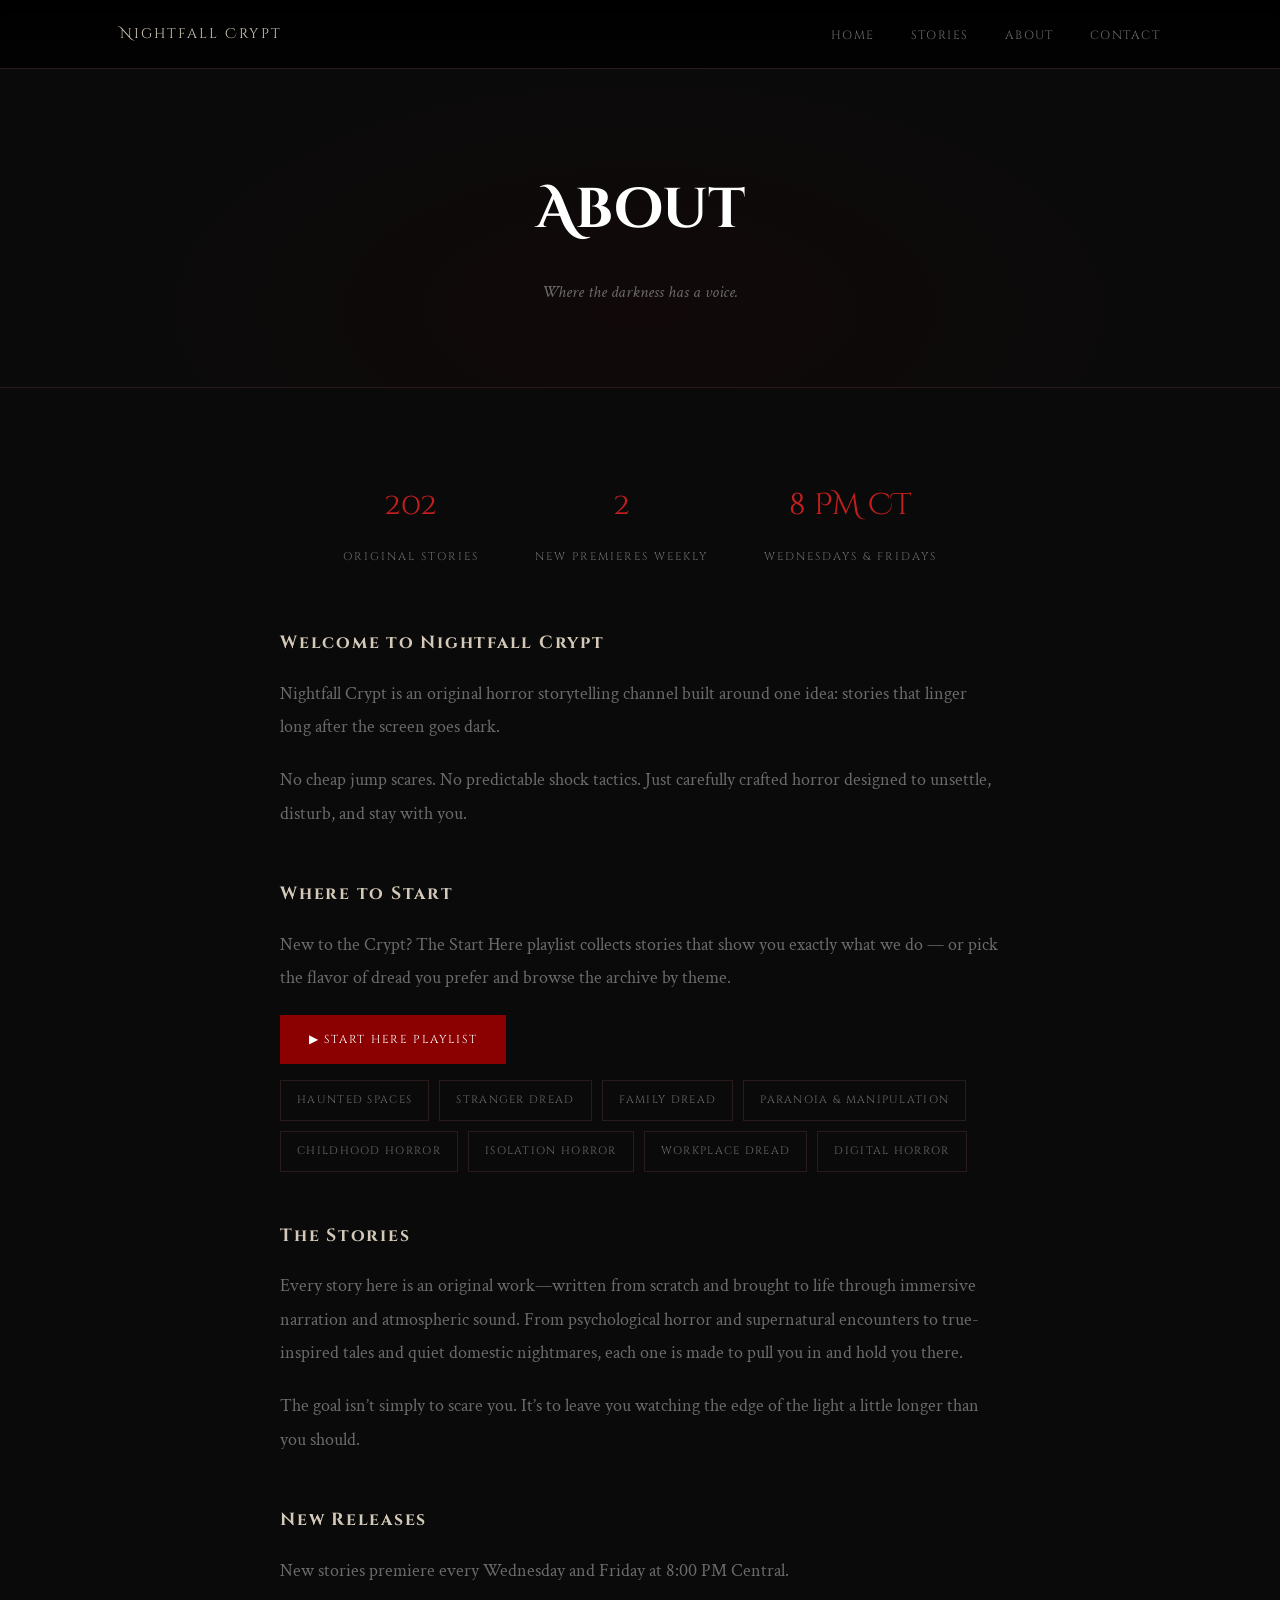
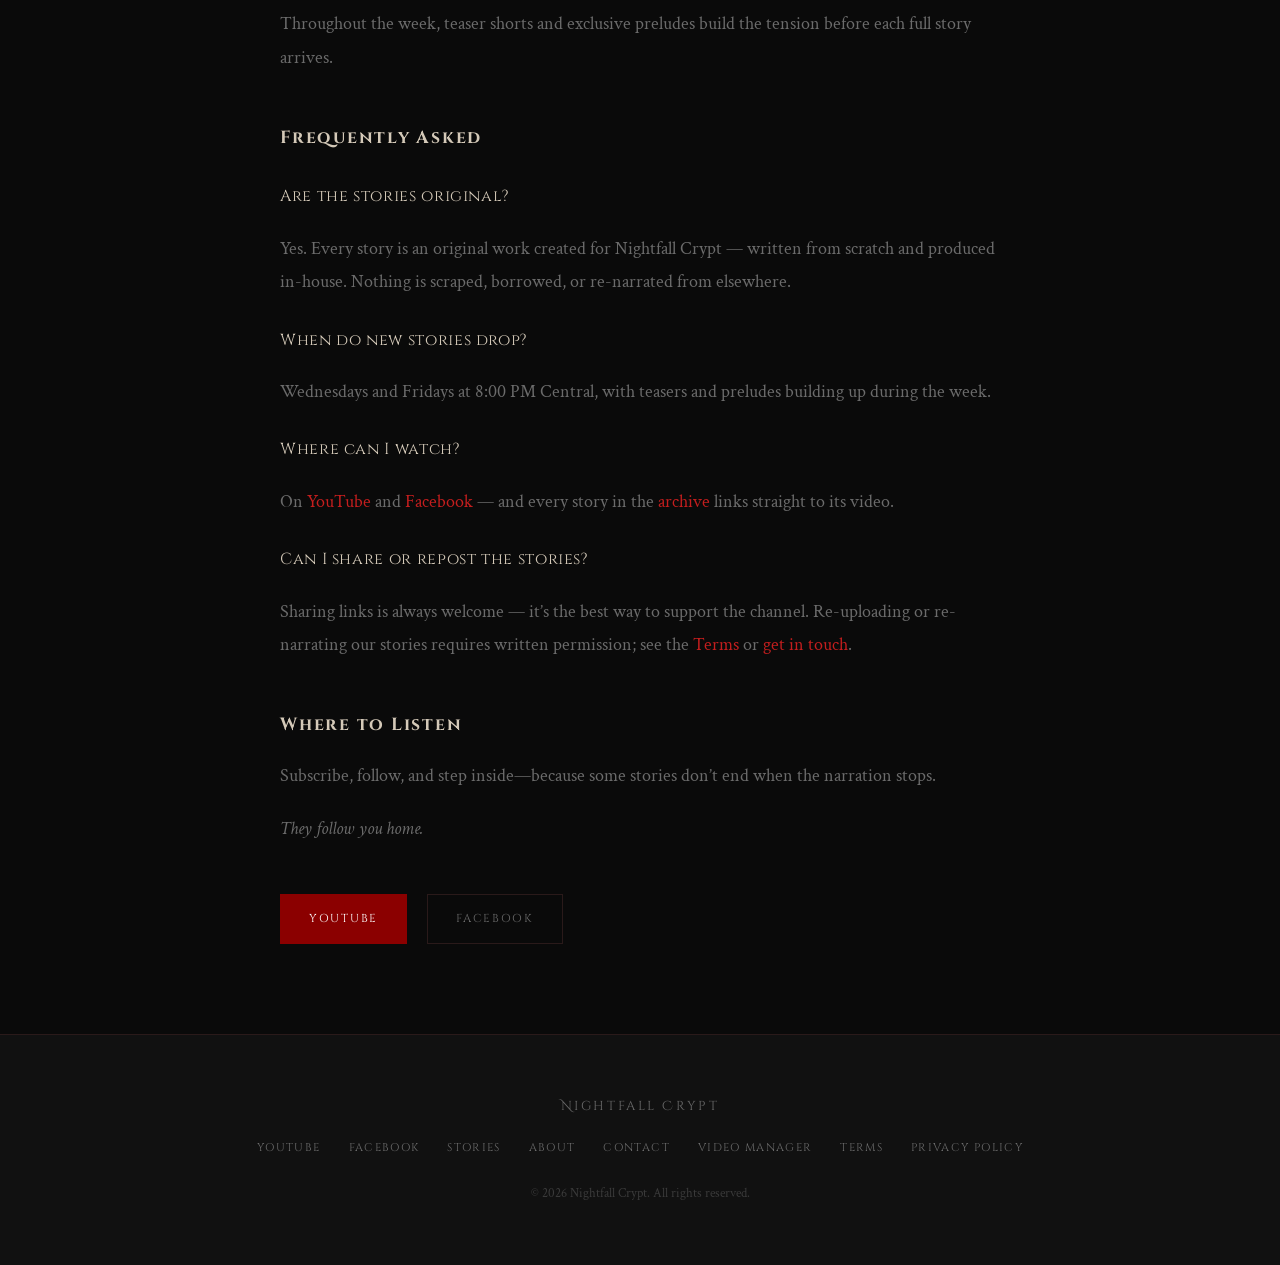
<file: about.html>
<!DOCTYPE html>
<html lang="en">
<head>
  <meta charset="utf-8"/>
  <meta content="width=device-width, initial-scale=1.0" name="viewport"/>
  <title>About — Nightfall Crypt</title>
  <meta name="description" content="Nightfall Crypt is an original horror storytelling channel — 175+ original stories and counting, with new premieres every Wednesday and Friday at 8 PM Central."/>
  <link rel="canonical" href="https://nightfallcrypt.com/about"/>
  <meta property="og:type" content="website"/>
  <meta property="og:site_name" content="Nightfall Crypt"/>
  <meta property="og:title" content="About — Nightfall Crypt"/>
  <meta property="og:description" content="Original horror storytelling — 175+ stories and counting, new premieres every Wednesday and Friday at 8 PM Central."/>
  <meta property="og:url" content="https://nightfallcrypt.com/about"/>
  <meta property="og:image" content="https://nightfallcrypt.com/images/og-image.jpg"/>
  <meta name="twitter:card" content="summary_large_image"/>
  <link href="images/favicon.png" rel="icon" type="image/png"/>
  <link href="images/apple-touch-icon.png" rel="apple-touch-icon"/>
  <link href="styles.css?v=6" rel="stylesheet"/>
  <script src="site.js?v=6" defer></script>
</head>
<body>
  <nav class="nav">
    <div class="nav-inner">
      <a class="nav-logo" href="/">Nightfall Crypt</a>
      <button class="nav-toggle" aria-label="Menu" aria-expanded="false">☰</button>
      <ul class="nav-links">
        <li><a href="/">Home</a></li>
        <li><a href="/stories">Stories</a></li>
        <li><a href="/about">About</a></li>
        <li><a href="/contact">Contact</a></li>
      </ul>
    </div>
  </nav>
  <div class="page-header">
    <h1>About</h1>
    <p>Where the darkness has a voice.</p>
  </div>
  <section class="section">
    <div class="container">
      <div class="stats-row">
        <div class="stat"><span class="stat-num" id="about-story-count">202</span><span class="stat-label">Original Stories</span></div>
        <div class="stat"><span class="stat-num">2</span><span class="stat-label">New Premieres Weekly</span></div>
        <div class="stat"><span class="stat-num">8 PM CT</span><span class="stat-label">Wednesdays &amp; Fridays</span></div>
      </div>
      <div class="about-body">
        <h2>Welcome to Nightfall Crypt</h2>
        <p>Nightfall Crypt is an original horror storytelling channel built around one idea: stories that linger long after the screen goes dark.</p>
        <p>No cheap jump scares. No predictable shock tactics. Just carefully crafted horror designed to unsettle, disturb, and stay with you.</p>

        <h2>Where to Start</h2>
        <p>New to the Crypt? The Start Here playlist collects stories that show you exactly what we do — or pick the flavor of dread you prefer and browse the archive by theme.</p>
        <div style="margin:20px 0 8px">
          <a class="btn btn-primary" href="https://www.youtube.com/playlist?list=PLFftG-rLkn1RPAU1fU_75K5mWBsFLeakr" target="_blank" rel="noopener">▶ Start Here Playlist</a>
        </div>
        <div class="theme-links">
          <a class="theme-link" href="/stories#haunted-spaces">Haunted Spaces</a>
          <a class="theme-link" href="/stories#stranger-dread">Stranger Dread</a>
          <a class="theme-link" href="/stories#family-dread">Family Dread</a>
          <a class="theme-link" href="/stories#paranoia-manipulation">Paranoia &amp; Manipulation</a>
          <a class="theme-link" href="/stories#childhood-horror">Childhood Horror</a>
          <a class="theme-link" href="/stories#isolation-horror">Isolation Horror</a>
          <a class="theme-link" href="/stories#workplace-dread">Workplace Dread</a>
          <a class="theme-link" href="/stories#digital-horror">Digital Horror</a>
        </div>

        <h2>The Stories</h2>
        <p>Every story here is an original work—written from scratch and brought to life through immersive narration and atmospheric sound. From psychological horror and supernatural encounters to true-inspired tales and quiet domestic nightmares, each one is made to pull you in and hold you there.</p>
        <p>The goal isn’t simply to scare you. It’s to leave you watching the edge of the light a little longer than you should.</p>

        <h2>New Releases</h2>
        <p>New stories premiere every Wednesday and Friday at 8:00 PM Central.</p>
        <p>Throughout the week, teaser shorts and exclusive preludes build the tension before each full story arrives.</p>

        <h2>Frequently Asked</h2>
        <p class="faq-q">Are the stories original?</p>
        <p>Yes. Every story is an original work created for Nightfall Crypt — written from scratch and produced in-house. Nothing is scraped, borrowed, or re-narrated from elsewhere.</p>
        <p class="faq-q">When do new stories drop?</p>
        <p>Wednesdays and Fridays at 8:00 PM Central, with teasers and preludes building up during the week.</p>
        <p class="faq-q">Where can I watch?</p>
        <p>On <a href="https://www.youtube.com/@NightfallCrypt" target="_blank" rel="noopener" style="color:var(--accent-bright)">YouTube</a> and <a href="https://www.facebook.com/NightfallCrypt/" target="_blank" rel="noopener" style="color:var(--accent-bright)">Facebook</a> — and every story in the <a href="/stories" style="color:var(--accent-bright)">archive</a> links straight to its video.</p>
        <p class="faq-q">Can I share or repost the stories?</p>
        <p>Sharing links is always welcome — it’s the best way to support the channel. Re-uploading or re-narrating our stories requires written permission; see the <a href="/terms" style="color:var(--accent-bright)">Terms</a> or <a href="/contact" style="color:var(--accent-bright)">get in touch</a>.</p>

        <h2>Where to Listen</h2>
        <p>Subscribe, follow, and step inside—because some stories don’t end when the narration stops.</p>
        <p><em>They follow you home.</em></p>
        <div style="margin-top:48px">
          <a class="btn btn-primary" href="https://www.youtube.com/@NightfallCrypt" style="margin-right:16px" target="_blank" rel="noopener">YouTube</a>
          <a class="btn btn-outline" href="https://www.facebook.com/NightfallCrypt/" target="_blank" rel="noopener">Facebook</a>
        </div>
      </div>
    </div>
  </section>
  <footer class="footer">
    <div class="container">
      <p class="footer-logo">Nightfall Crypt</p>
      <div class="footer-links">
        <a href="https://www.youtube.com/@NightfallCrypt" target="_blank" rel="noopener">YouTube</a>
        <a href="https://www.facebook.com/NightfallCrypt/" target="_blank" rel="noopener">Facebook</a>
        <a href="/stories">Stories</a>
        <a href="/about">About</a>
        <a href="/contact">Contact</a>
        <a href="/video-manager">Video Manager</a>
        <a href="/terms">Terms</a>
        <a href="/privacy">Privacy Policy</a>
      </div>
      <p class="footer-copy">© 2026 Nightfall Crypt. All rights reserved.</p>
    </div>
  </footer>
  <!-- Cloudflare Web Analytics --><script defer src="https://static.cloudflareinsights.com/beacon.min.js" data-cf-beacon='{"token": "0ba973142d074c989e1832b49e92a5ff"}'></script>
</body>
</html>
</file>
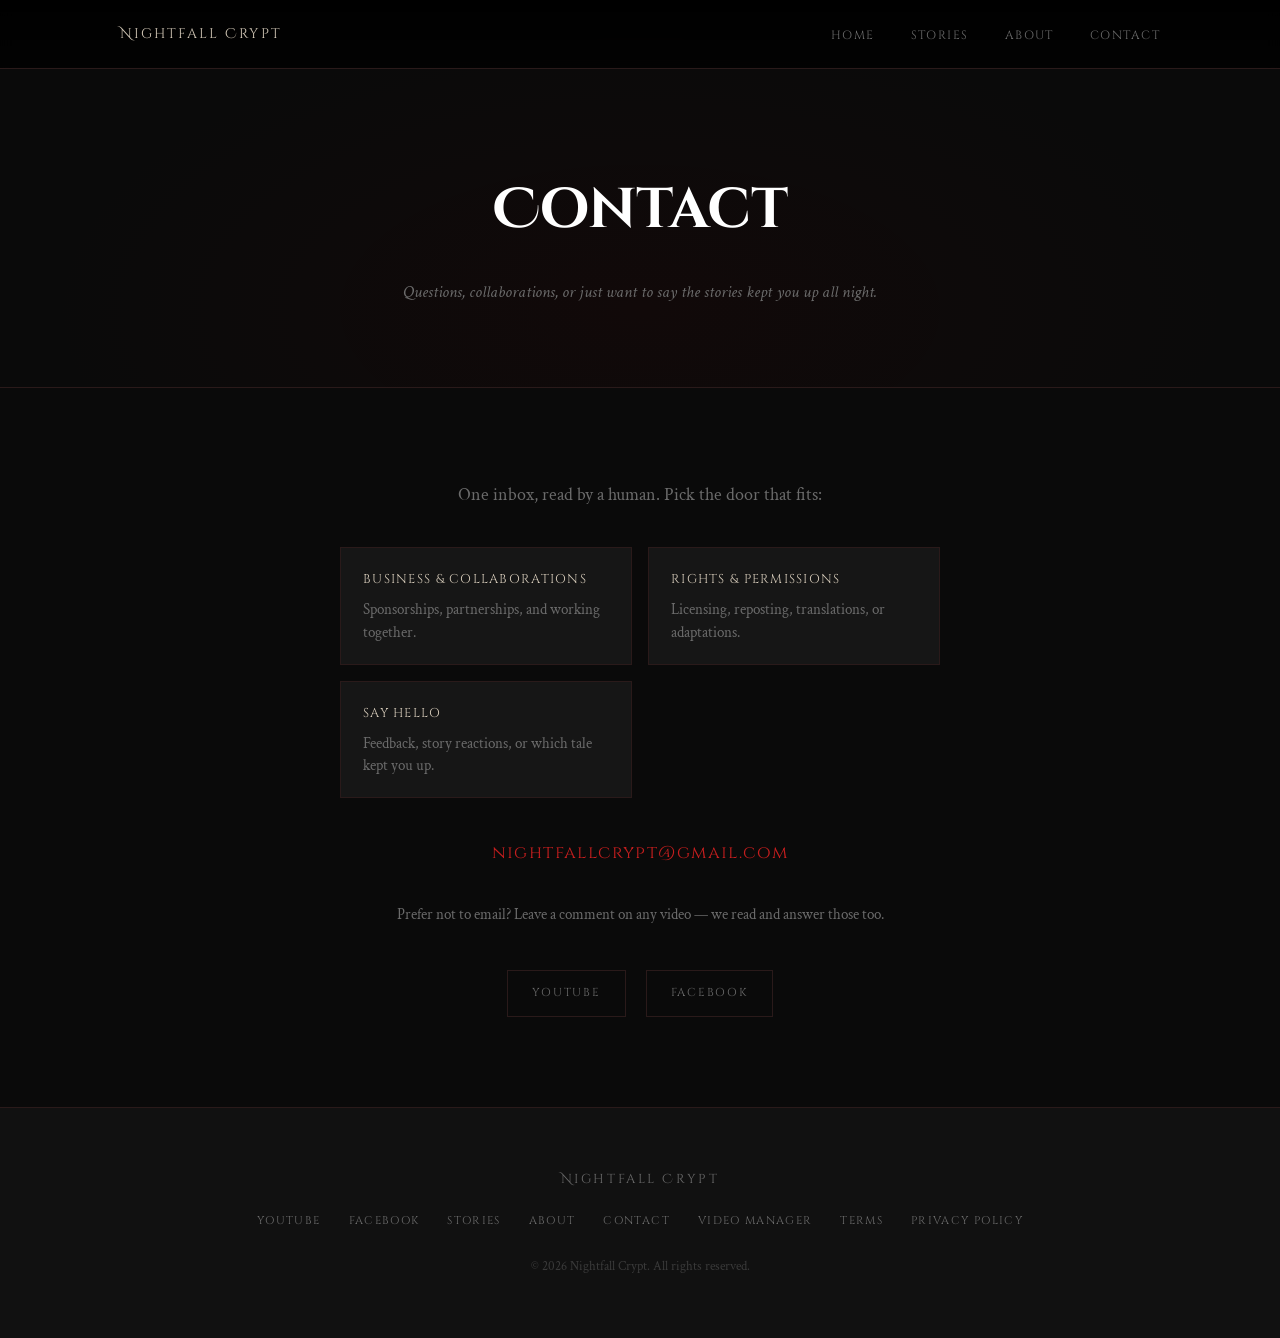
<file: contact.html>
<!DOCTYPE html>
<html lang="en">
<head>
  <meta charset="utf-8"/>
  <meta content="width=device-width, initial-scale=1.0" name="viewport"/>
  <title>Contact — Nightfall Crypt</title>
  <meta name="description" content="Get in touch with Nightfall Crypt — business inquiries, collaborations, rights and permissions, or just to say the stories kept you up all night."/>
  <link rel="canonical" href="https://nightfallcrypt.com/contact"/>
  <meta property="og:type" content="website"/>
  <meta property="og:site_name" content="Nightfall Crypt"/>
  <meta property="og:title" content="Contact — Nightfall Crypt"/>
  <meta property="og:description" content="Business inquiries, collaborations, rights and permissions — or just to say the stories kept you up all night."/>
  <meta property="og:url" content="https://nightfallcrypt.com/contact"/>
  <meta property="og:image" content="https://nightfallcrypt.com/images/og-image.jpg"/>
  <meta name="twitter:card" content="summary_large_image"/>
  <link href="images/favicon.png" rel="icon" type="image/png"/>
  <link href="images/apple-touch-icon.png" rel="apple-touch-icon"/>
  <link href="styles.css?v=6" rel="stylesheet"/>
  <script src="site.js?v=6" defer></script>
</head>
<body>
  <nav class="nav">
    <div class="nav-inner">
      <a class="nav-logo" href="/">Nightfall Crypt</a>
      <button class="nav-toggle" aria-label="Menu" aria-expanded="false">☰</button>
      <ul class="nav-links">
        <li><a href="/">Home</a></li>
        <li><a href="/stories">Stories</a></li>
        <li><a href="/about">About</a></li>
        <li><a href="/contact">Contact</a></li>
      </ul>
    </div>
  </nav>
  <div class="page-header">
    <h1>Contact</h1>
    <p>Questions, collaborations, or just want to say the stories kept you up all night.</p>
  </div>
  <section class="section">
    <div class="container">
      <div class="contact-block">
        <p class="section-text">One inbox, read by a human. Pick the door that fits:</p>
        <div class="contact-purposes">
          <a class="contact-purpose" href="mailto:nightfallcrypt@gmail.com?subject=Business%20Inquiry">
            <span class="contact-purpose-title">Business &amp; Collaborations</span>
            <span class="contact-purpose-desc">Sponsorships, partnerships, and working together.</span>
          </a>
          <a class="contact-purpose" href="mailto:nightfallcrypt@gmail.com?subject=Rights%20and%20Permissions">
            <span class="contact-purpose-title">Rights &amp; Permissions</span>
            <span class="contact-purpose-desc">Licensing, reposting, translations, or adaptations.</span>
          </a>
          <a class="contact-purpose" href="mailto:nightfallcrypt@gmail.com?subject=Hello%20from%20a%20listener">
            <span class="contact-purpose-title">Say Hello</span>
            <span class="contact-purpose-desc">Feedback, story reactions, or which tale kept you up.</span>
          </a>
        </div>
        <a class="contact-email" href="mailto:nightfallcrypt@gmail.com">nightfallcrypt@gmail.com</a>
        <p class="section-text" style="font-size:.95rem">Prefer not to email? Leave a comment on any video — we read and answer those too.</p>
        <div class="social-links">
          <a class="social-link" href="https://www.youtube.com/@NightfallCrypt" target="_blank" rel="noopener">YouTube</a>
          <a class="social-link" href="https://www.facebook.com/NightfallCrypt/" target="_blank" rel="noopener">Facebook</a>
        </div>
      </div>
    </div>
  </section>
  <footer class="footer">
    <div class="container">
      <p class="footer-logo">Nightfall Crypt</p>
      <div class="footer-links">
        <a href="https://www.youtube.com/@NightfallCrypt" target="_blank" rel="noopener">YouTube</a>
        <a href="https://www.facebook.com/NightfallCrypt/" target="_blank" rel="noopener">Facebook</a>
        <a href="/stories">Stories</a>
        <a href="/about">About</a>
        <a href="/contact">Contact</a>
        <a href="/video-manager">Video Manager</a>
        <a href="/terms">Terms</a>
        <a href="/privacy">Privacy Policy</a>
      </div>
      <p class="footer-copy">© 2026 Nightfall Crypt. All rights reserved.</p>
    </div>
  </footer>
  <!-- Cloudflare Web Analytics --><script defer src="https://static.cloudflareinsights.com/beacon.min.js" data-cf-beacon='{"token": "0ba973142d074c989e1832b49e92a5ff"}'></script>
</body>
</html>
</file>
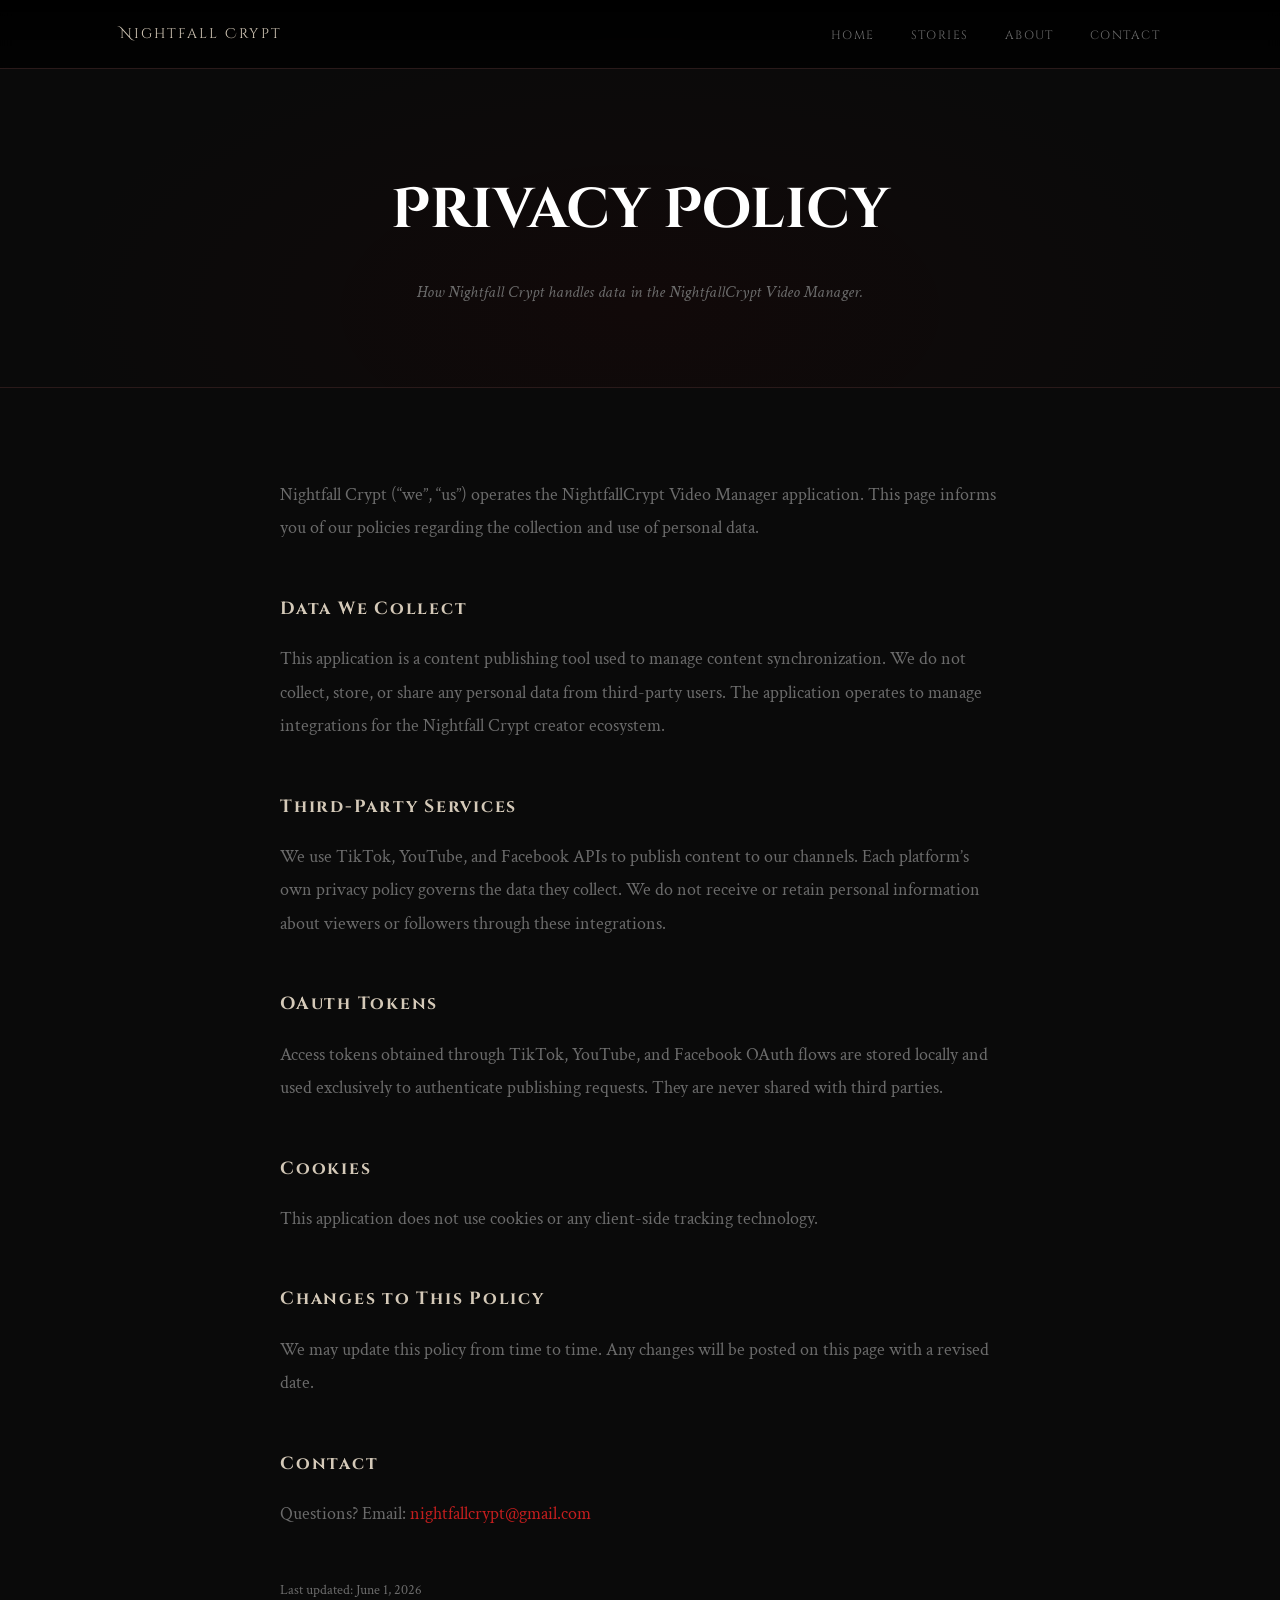
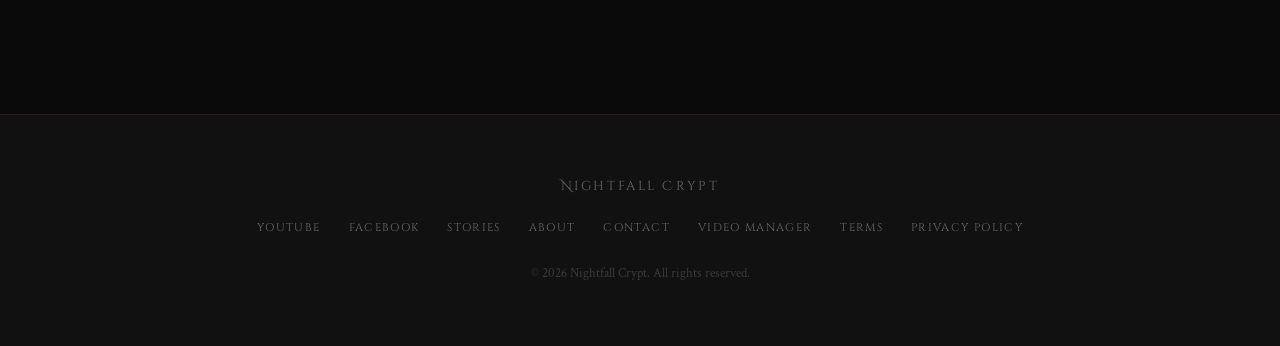
<file: privacy.html>
<!DOCTYPE html>
<html lang="en">
<head>
  <meta charset="utf-8"/>
  <meta content="width=device-width, initial-scale=1.0" name="viewport"/>
  <title>Privacy Policy — Nightfall Crypt</title>
  <meta name="description" content="How Nightfall Crypt handles data in the NightfallCrypt Video Manager."/>
  <link rel="canonical" href="https://nightfallcrypt.com/privacy"/>
  <meta property="og:type" content="website"/>
  <meta property="og:site_name" content="Nightfall Crypt"/>
  <meta property="og:title" content="Privacy Policy — Nightfall Crypt"/>
  <meta property="og:description" content="How Nightfall Crypt handles data in the NightfallCrypt Video Manager."/>
  <meta property="og:url" content="https://nightfallcrypt.com/privacy"/>
  <meta property="og:image" content="https://nightfallcrypt.com/images/og-image.jpg"/>
  <meta name="twitter:card" content="summary_large_image"/>
  <link href="images/favicon.png" rel="icon" type="image/png"/>
  <link href="images/apple-touch-icon.png" rel="apple-touch-icon"/>
  <link href="styles.css?v=6" rel="stylesheet"/>
  <script src="site.js?v=6" defer></script>
</head>
<body>
  <nav class="nav">
    <div class="nav-inner">
      <a class="nav-logo" href="/">Nightfall Crypt</a>
      <button class="nav-toggle" aria-label="Menu" aria-expanded="false">☰</button>
      <ul class="nav-links">
        <li><a href="/">Home</a></li>
        <li><a href="/stories">Stories</a></li>
        <li><a href="/about">About</a></li>
        <li><a href="/contact">Contact</a></li>
      </ul>
    </div>
  </nav>
  <div class="page-header">
    <h1>Privacy Policy</h1>
    <p>How Nightfall Crypt handles data in the NightfallCrypt Video Manager.</p>
  </div>
  <section class="section">
    <div class="container">
      <div class="about-body">
        <p>Nightfall Crypt (“we”, “us”) operates the NightfallCrypt Video Manager application. This page informs you of our policies regarding the collection and use of personal data.</p>
        <h2>Data We Collect</h2>
        <p>This application is a content publishing tool used to manage content synchronization. We do not collect, store, or share any personal data from third-party users. The application operates to manage integrations for the Nightfall Crypt creator ecosystem.</p>
        <h2>Third-Party Services</h2>
        <p>We use TikTok, YouTube, and Facebook APIs to publish content to our channels. Each platform’s own privacy policy governs the data they collect. We do not receive or retain personal information about viewers or followers through these integrations.</p>
        <h2>OAuth Tokens</h2>
        <p>Access tokens obtained through TikTok, YouTube, and Facebook OAuth flows are stored locally and used exclusively to authenticate publishing requests. They are never shared with third parties.</p>
        <h2>Cookies</h2>
        <p>This application does not use cookies or any client-side tracking technology.</p>
        <h2>Changes to This Policy</h2>
        <p>We may update this policy from time to time. Any changes will be posted on this page with a revised date.</p>
        <h2>Contact</h2>
        <p>Questions? Email: <a href="mailto:nightfallcrypt@gmail.com" style="color:var(--accent-bright)">nightfallcrypt@gmail.com</a></p>
        <p style="font-size:.85rem;color:var(--text-muted);margin-top:48px">Last updated: June 1, 2026</p>
      </div>
    </div>
  </section>
  <footer class="footer">
    <div class="container">
      <p class="footer-logo">Nightfall Crypt</p>
      <div class="footer-links">
        <a href="https://www.youtube.com/@NightfallCrypt" target="_blank" rel="noopener">YouTube</a>
        <a href="https://www.facebook.com/NightfallCrypt/" target="_blank" rel="noopener">Facebook</a>
        <a href="/stories">Stories</a>
        <a href="/about">About</a>
        <a href="/contact">Contact</a>
        <a href="/video-manager">Video Manager</a>
        <a href="/terms">Terms</a>
        <a href="/privacy">Privacy Policy</a>
      </div>
      <p class="footer-copy">© 2026 Nightfall Crypt. All rights reserved.</p>
    </div>
  </footer>
  <!-- Cloudflare Web Analytics --><script defer src="https://static.cloudflareinsights.com/beacon.min.js" data-cf-beacon='{"token": "0ba973142d074c989e1832b49e92a5ff"}'></script>
</body>
</html>
</file>
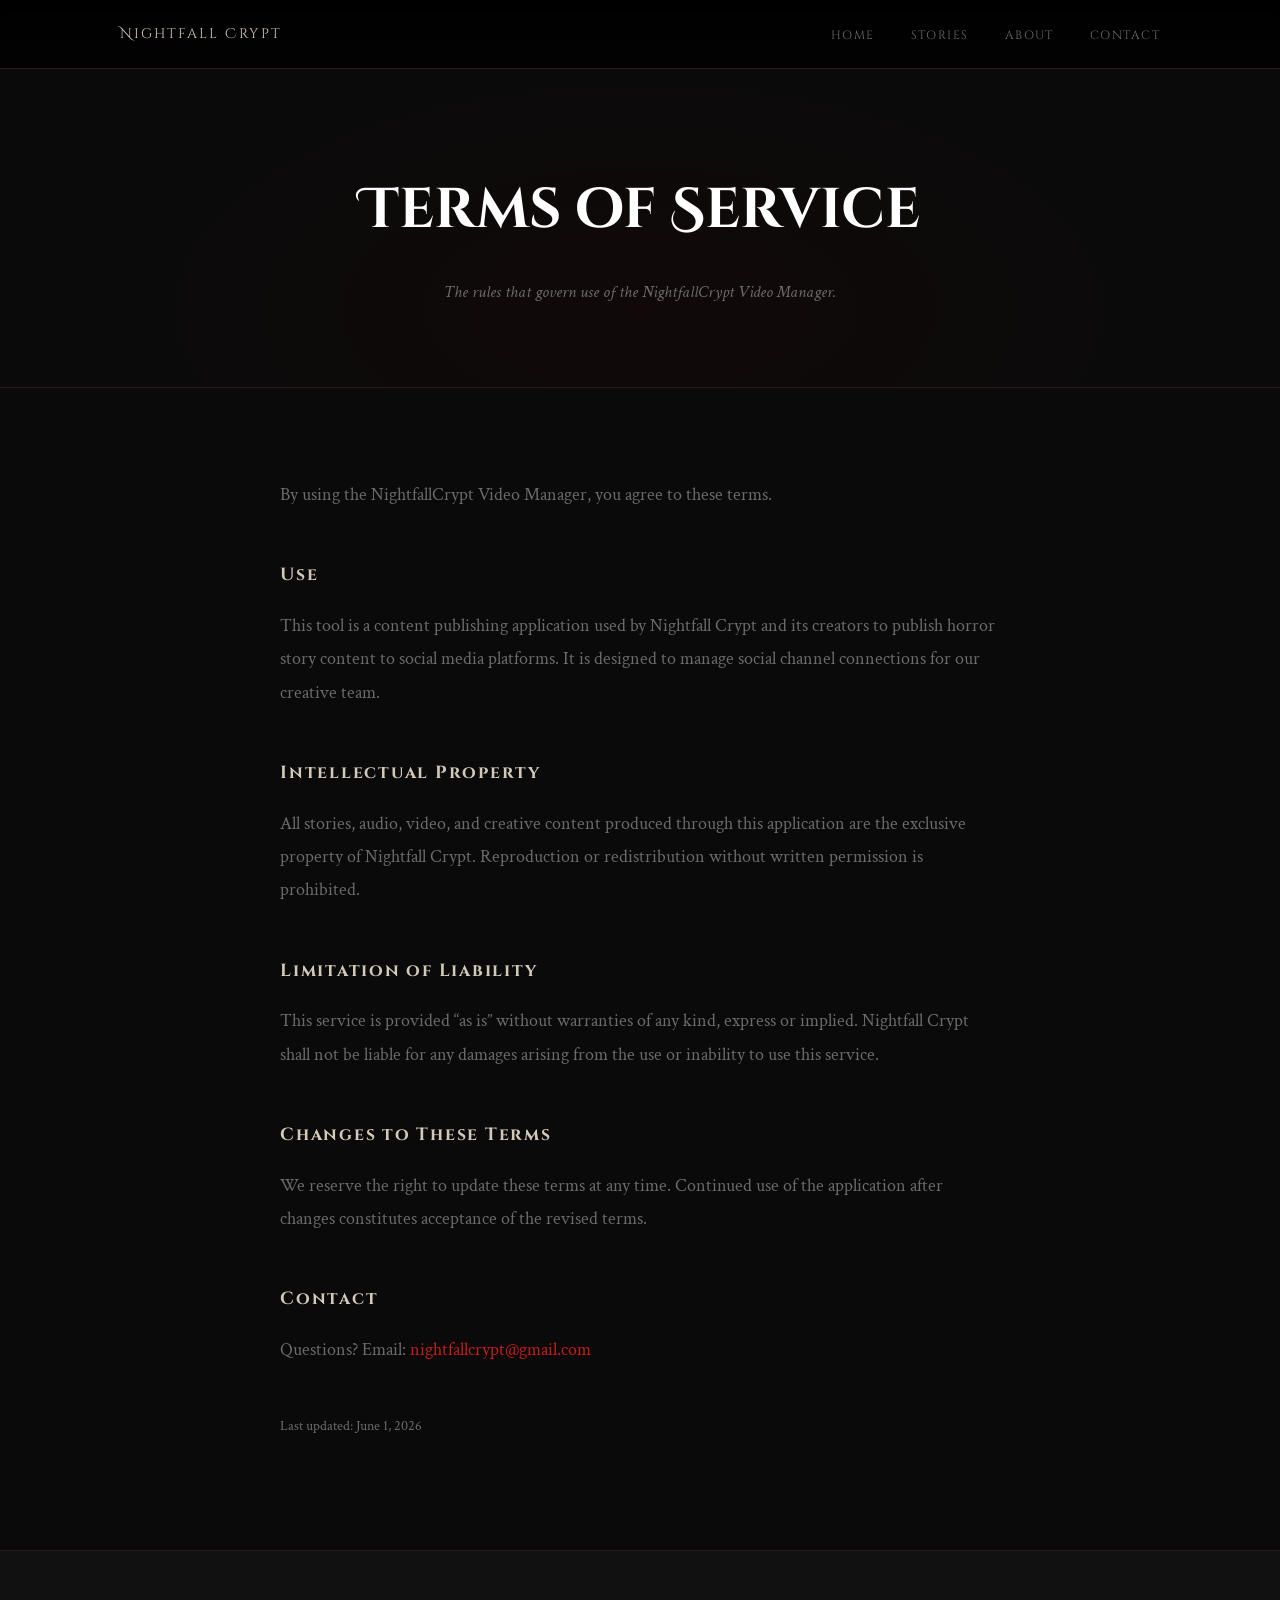
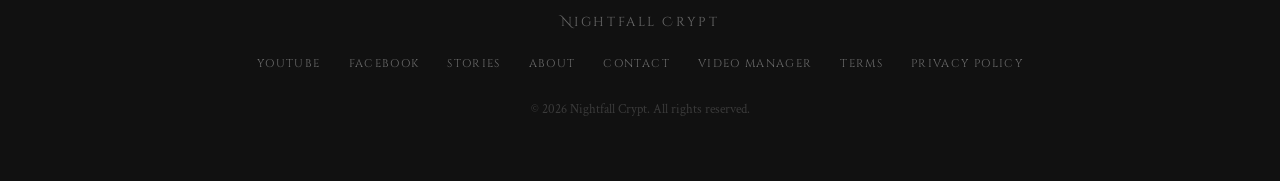
<file: terms.html>
<!DOCTYPE html>
<html lang="en">
<head>
  <meta charset="utf-8"/>
  <meta content="width=device-width, initial-scale=1.0" name="viewport"/>
  <title>Terms of Service — Nightfall Crypt</title>
  <meta name="description" content="The rules that govern use of the NightfallCrypt Video Manager."/>
  <link rel="canonical" href="https://nightfallcrypt.com/terms"/>
  <meta property="og:type" content="website"/>
  <meta property="og:site_name" content="Nightfall Crypt"/>
  <meta property="og:title" content="Terms of Service — Nightfall Crypt"/>
  <meta property="og:description" content="The rules that govern use of the NightfallCrypt Video Manager."/>
  <meta property="og:url" content="https://nightfallcrypt.com/terms"/>
  <meta property="og:image" content="https://nightfallcrypt.com/images/og-image.jpg"/>
  <meta name="twitter:card" content="summary_large_image"/>
  <link href="images/favicon.png" rel="icon" type="image/png"/>
  <link href="images/apple-touch-icon.png" rel="apple-touch-icon"/>
  <link href="styles.css?v=6" rel="stylesheet"/>
  <script src="site.js?v=6" defer></script>
</head>
<body>
  <nav class="nav">
    <div class="nav-inner">
      <a class="nav-logo" href="/">Nightfall Crypt</a>
      <button class="nav-toggle" aria-label="Menu" aria-expanded="false">☰</button>
      <ul class="nav-links">
        <li><a href="/">Home</a></li>
        <li><a href="/stories">Stories</a></li>
        <li><a href="/about">About</a></li>
        <li><a href="/contact">Contact</a></li>
      </ul>
    </div>
  </nav>
  <div class="page-header">
    <h1>Terms of Service</h1>
    <p>The rules that govern use of the NightfallCrypt Video Manager.</p>
  </div>
  <section class="section">
    <div class="container">
      <div class="about-body">
        <p>By using the NightfallCrypt Video Manager, you agree to these terms.</p>
        <h2>Use</h2>
        <p>This tool is a content publishing application used by Nightfall Crypt and its creators to publish horror story content to social media platforms. It is designed to manage social channel connections for our creative team.</p>
        <h2>Intellectual Property</h2>
        <p>All stories, audio, video, and creative content produced through this application are the exclusive property of Nightfall Crypt. Reproduction or redistribution without written permission is prohibited.</p>
        <h2>Limitation of Liability</h2>
        <p>This service is provided “as is” without warranties of any kind, express or implied. Nightfall Crypt shall not be liable for any damages arising from the use or inability to use this service.</p>
        <h2>Changes to These Terms</h2>
        <p>We reserve the right to update these terms at any time. Continued use of the application after changes constitutes acceptance of the revised terms.</p>
        <h2>Contact</h2>
        <p>Questions? Email: <a href="mailto:nightfallcrypt@gmail.com" style="color:var(--accent-bright)">nightfallcrypt@gmail.com</a></p>
        <p style="font-size:.85rem;color:var(--text-muted);margin-top:48px">Last updated: June 1, 2026</p>
      </div>
    </div>
  </section>
  <footer class="footer">
    <div class="container">
      <p class="footer-logo">Nightfall Crypt</p>
      <div class="footer-links">
        <a href="https://www.youtube.com/@NightfallCrypt" target="_blank" rel="noopener">YouTube</a>
        <a href="https://www.facebook.com/NightfallCrypt/" target="_blank" rel="noopener">Facebook</a>
        <a href="/stories">Stories</a>
        <a href="/about">About</a>
        <a href="/contact">Contact</a>
        <a href="/video-manager">Video Manager</a>
        <a href="/terms">Terms</a>
        <a href="/privacy">Privacy Policy</a>
      </div>
      <p class="footer-copy">© 2026 Nightfall Crypt. All rights reserved.</p>
    </div>
  </footer>
  <!-- Cloudflare Web Analytics --><script defer src="https://static.cloudflareinsights.com/beacon.min.js" data-cf-beacon='{"token": "0ba973142d074c989e1832b49e92a5ff"}'></script>
</body>
</html>
</file>
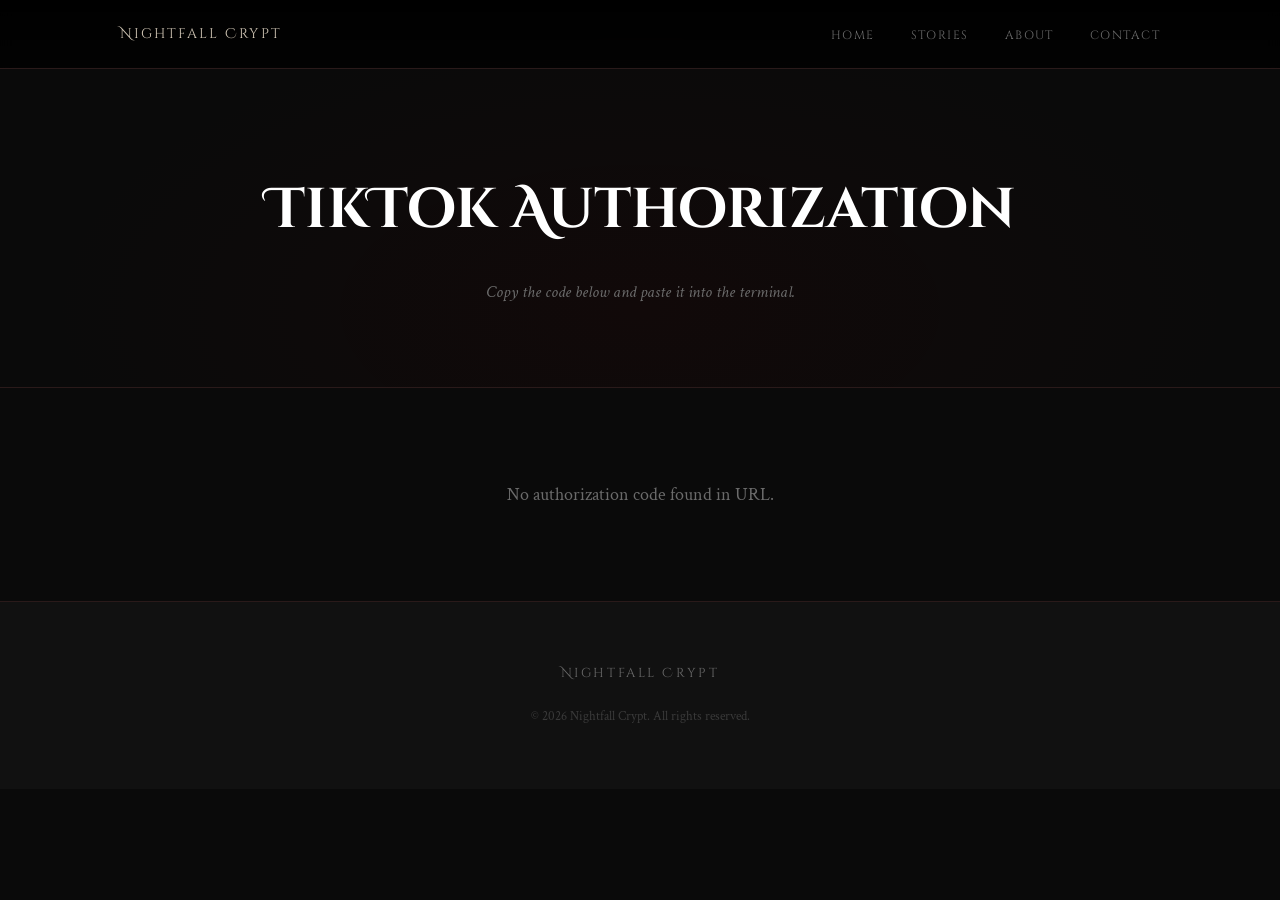
<file: tiktok-callback.html>
<!DOCTYPE html>
<html lang="en">
 <head>
  <meta charset="utf-8"/>
  <meta content="width=device-width, initial-scale=1.0" name="viewport"/>
  <title>TikTok Authorization — Nightfall Crypt</title>
  <link href="styles.css?v=6" rel="stylesheet"/>
  <link href="images/profile.jpg" rel="icon" type="image/jpeg"/>
 </head>
 <body>
  <nav class="nav">
   <div class="nav-inner">
    <a class="nav-logo" href="/">Nightfall Crypt</a>
    <ul class="nav-links">
     <li><a href="/">Home</a></li>
     <li><a href="/stories">Stories</a></li>
     <li><a href="/about">About</a></li>
     <li><a href="/contact">Contact</a></li>
    </ul>
   </div>
  </nav>
  <div class="page-header">
   <h1>TikTok Authorization</h1>
   <p>Copy the code below and paste it into the terminal.</p>
  </div>
  <section class="section">
   <div class="container">
    <div class="about-body" style="text-align:center">
     <div id="status"></div>
     <div id="code-box" style="display:none;margin-top:32px">
      <p style="color:var(--text-muted);margin-bottom:16px">Your authorization code:</p>
      <code id="code-value" style="display:block;background:var(--bg2);border:1px solid var(--border);padding:20px 24px;border-radius:4px;font-size:0.85rem;word-break:break-all;color:var(--accent-bright);letter-spacing:0.04em"></code>
      <button onclick="copyCode()" style="margin-top:20px;padding:10px 28px;background:var(--accent);color:#fff;border:none;border-radius:4px;font-family:var(--font-heading);font-size:0.8rem;letter-spacing:0.1em;text-transform:uppercase;cursor:pointer">Copy Code</button>
      <p id="copy-msg" style="color:var(--accent-bright);margin-top:12px;display:none">Copied!</p>
     </div>
     <div id="error-box" style="display:none;margin-top:32px;color:var(--accent-bright)"></div>
    </div>
   </div>
  </section>
  <footer class="footer">
   <div class="container">
    <p class="footer-logo">Nightfall Crypt</p>
    <p class="footer-copy">&copy; 2026 Nightfall Crypt. All rights reserved.</p>
   </div>
  </footer>
  <script>
   (function () {
    var params = new URLSearchParams(window.location.search);
    var code = params.get('code');
    var error = params.get('error');
    if (code) {
     document.getElementById('code-value').textContent = code;
     document.getElementById('code-box').style.display = 'block';
     document.getElementById('status').textContent = 'Authorization successful.';
    } else if (error) {
     document.getElementById('error-box').textContent = 'Authorization failed: ' + error;
     document.getElementById('error-box').style.display = 'block';
     document.getElementById('status').textContent = 'Something went wrong.';
    } else {
     document.getElementById('status').textContent = 'No authorization code found in URL.';
    }
   })();
   function copyCode() {
    var code = document.getElementById('code-value').textContent;
    navigator.clipboard.writeText(code).then(function () {
     document.getElementById('copy-msg').style.display = 'block';
    });
   }
  </script>
   <!-- Cloudflare Web Analytics --><script defer src="https://static.cloudflareinsights.com/beacon.min.js" data-cf-beacon='{"token": "0ba973142d074c989e1832b49e92a5ff"}'></script>
</body>
</html>
</file>
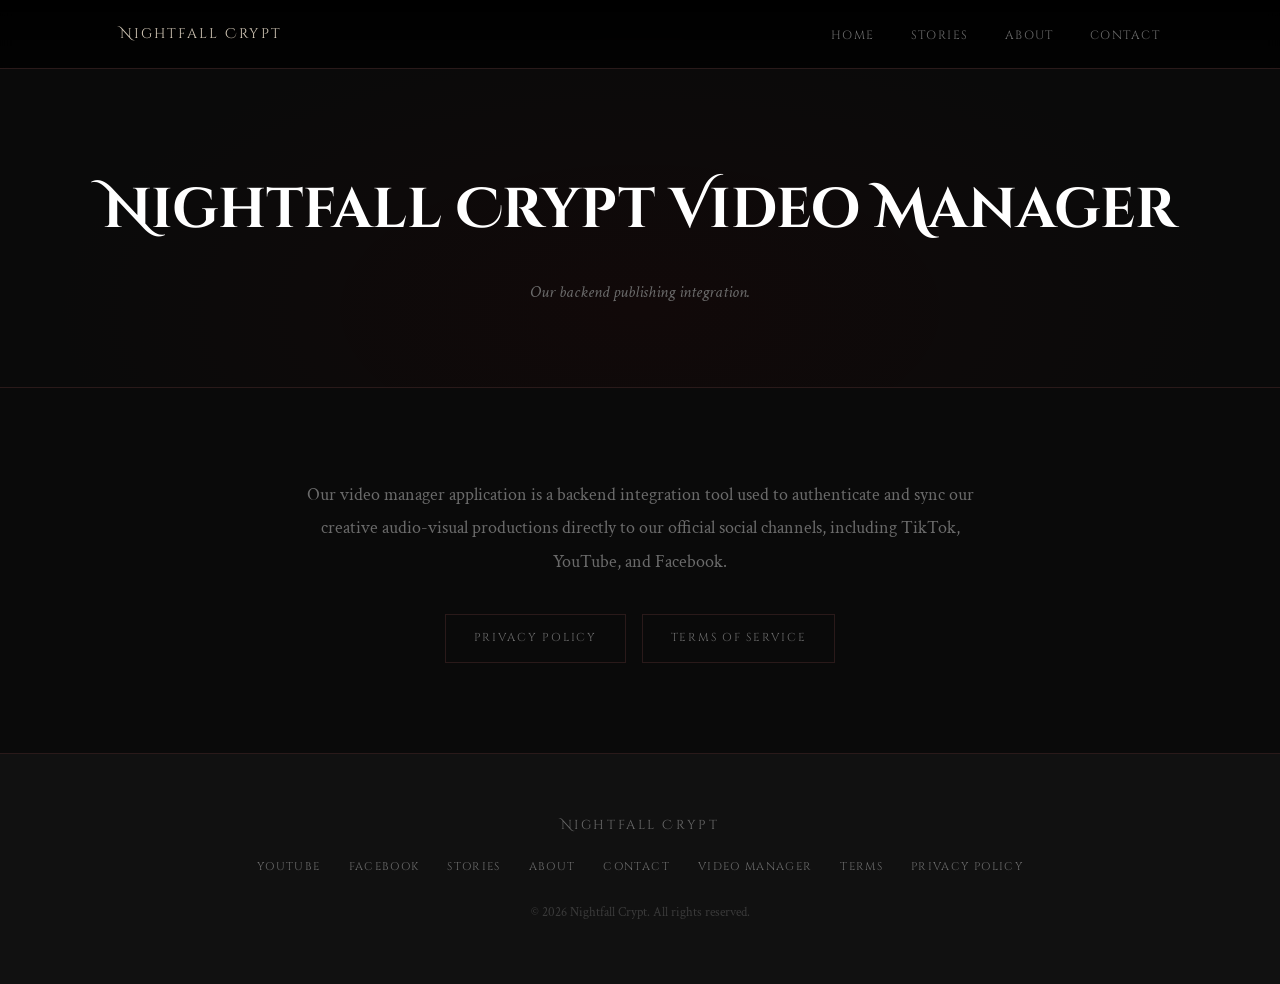
<file: video-manager.html>
<!DOCTYPE html>
<html lang="en">
<head>
  <meta charset="utf-8"/>
  <meta content="width=device-width, initial-scale=1.0" name="viewport"/>
  <title>Video Manager — Nightfall Crypt</title>
  <meta name="description" content="The Nightfall Crypt Video Manager — our backend tool for authenticating and syncing productions to TikTok, YouTube, and Facebook."/>
  <link rel="canonical" href="https://nightfallcrypt.com/video-manager"/>
  <meta property="og:type" content="website"/>
  <meta property="og:site_name" content="Nightfall Crypt"/>
  <meta property="og:title" content="Video Manager — Nightfall Crypt"/>
  <meta property="og:description" content="The Nightfall Crypt Video Manager — our backend tool for authenticating and syncing productions to TikTok, YouTube, and Facebook."/>
  <meta property="og:url" content="https://nightfallcrypt.com/video-manager"/>
  <meta property="og:image" content="https://nightfallcrypt.com/images/og-image.jpg"/>
  <meta name="twitter:card" content="summary_large_image"/>
  <link href="images/favicon.png" rel="icon" type="image/png"/>
  <link href="images/apple-touch-icon.png" rel="apple-touch-icon"/>
  <link href="styles.css?v=6" rel="stylesheet"/>
  <script src="site.js?v=6" defer></script>
</head>
<body>
  <nav class="nav">
    <div class="nav-inner">
      <a class="nav-logo" href="/">Nightfall Crypt</a>
      <button class="nav-toggle" aria-label="Menu" aria-expanded="false">☰</button>
      <ul class="nav-links">
        <li><a href="/">Home</a></li>
        <li><a href="/stories">Stories</a></li>
        <li><a href="/about">About</a></li>
        <li><a href="/contact">Contact</a></li>
      </ul>
    </div>
  </nav>
  <div class="page-header">
    <h1>Nightfall Crypt Video Manager</h1>
    <p>Our backend publishing integration.</p>
  </div>
  <section class="section">
    <div class="container-narrow">
      <p class="section-text">Our video manager application is a backend integration tool used to authenticate and sync our creative audio-visual productions directly to our official social channels, including TikTok, YouTube, and Facebook.</p>
      <div style="display:flex;justify-content:center;gap:16px;flex-wrap:wrap">
        <a class="btn btn-outline" href="/privacy">Privacy Policy</a>
        <a class="btn btn-outline" href="/terms">Terms of Service</a>
      </div>
    </div>
  </section>
  <footer class="footer">
    <div class="container">
      <p class="footer-logo">Nightfall Crypt</p>
      <div class="footer-links">
        <a href="https://www.youtube.com/@NightfallCrypt" target="_blank" rel="noopener">YouTube</a>
        <a href="https://www.facebook.com/NightfallCrypt/" target="_blank" rel="noopener">Facebook</a>
        <a href="/stories">Stories</a>
        <a href="/about">About</a>
        <a href="/contact">Contact</a>
        <a href="/video-manager">Video Manager</a>
        <a href="/terms">Terms</a>
        <a href="/privacy">Privacy Policy</a>
      </div>
      <p class="footer-copy">© 2026 Nightfall Crypt. All rights reserved.</p>
    </div>
  </footer>
  <!-- Cloudflare Web Analytics --><script defer src="https://static.cloudflareinsights.com/beacon.min.js" data-cf-beacon='{"token": "0ba973142d074c989e1832b49e92a5ff"}'></script>
</body>
</html>
</file>
<file: styles.css>
@import url('https://fonts.googleapis.com/css2?family=Cinzel+Decorative:wght@400;700;900&family=Cinzel:wght@400;600&family=Crimson+Text:ital,wght@0,400;0,600;1,400&display=swap');
:root{--bg:#0a0a0a;--bg2:#111;--bg3:#161616;--text:#d4c9b8;--text-muted:#6b6b6b;--accent:#8b0000;--accent-bright:#c41e1e;--accent-gold:#9a7c3f;--border:#2a1a1a;--font-display:'Cinzel Decorative',serif;--font-heading:'Cinzel',serif;--font-body:'Crimson Text',Georgia,serif}
*,*::before,*::after{margin:0;padding:0;box-sizing:border-box}
html{scroll-behavior:smooth}
body{background-color:var(--bg);color:var(--text);font-family:var(--font-body);font-size:18px;line-height:1.8;min-height:100vh;position:relative}
a{color:inherit;text-decoration:none}
.nav{position:fixed;top:0;left:0;right:0;z-index:100;background:linear-gradient(to bottom,rgba(0,0,0,.95),rgba(0,0,0,.7));border-bottom:1px solid var(--border);backdrop-filter:blur(8px)}
.nav-inner{max-width:1100px;margin:0 auto;padding:18px 30px;display:flex;align-items:center;justify-content:space-between}
.nav-logo{font-family:var(--font-display);font-size:.85rem;letter-spacing:.15em;color:var(--text);transition:color .2s}
.nav-logo:hover{color:var(--accent-bright)}
.nav-links{list-style:none;display:flex;gap:36px}
.nav-links a{font-family:var(--font-heading);font-size:.75rem;letter-spacing:.12em;text-transform:uppercase;color:var(--text-muted);transition:color .2s}
.nav-links a:hover{color:var(--text)}
.hero{min-height:100vh;display:flex;align-items:center;justify-content:center;text-align:center;padding:120px 30px 80px;position:relative;background:linear-gradient(to bottom,rgba(0,0,0,.72) 0%,rgba(8,0,0,.60) 50%,rgba(0,0,0,.85) 100%),url(images/banner.jpg) center 20%/cover no-repeat}
.hero::after{content:'';position:absolute;bottom:0;left:0;right:0;height:200px;background:linear-gradient(to bottom,transparent,var(--bg))}
.hero-content{position:relative;z-index:1;max-width:800px}
.hero-eyebrow{font-family:var(--font-heading);font-size:.72rem;letter-spacing:.3em;text-transform:uppercase;color:var(--accent-gold);margin-bottom:24px}
.hero-title{font-family:var(--font-display);font-size:clamp(2.8rem,8vw,6rem);font-weight:900;line-height:1.05;color:#fff;text-shadow:0 0 60px rgba(139,0,0,.5),0 0 120px rgba(139,0,0,.2);margin-bottom:28px;letter-spacing:.05em}
.hero-tagline{font-size:1.15rem;color:var(--text-muted);max-width:500px;margin:0 auto 44px;font-style:italic}
.hero-buttons{display:flex;gap:16px;justify-content:center;flex-wrap:wrap}
.btn{display:inline-block;font-family:var(--font-heading);font-size:.72rem;letter-spacing:.15em;text-transform:uppercase;padding:13px 28px;border:1px solid transparent;cursor:pointer;transition:all .25s}
.btn-primary{background:var(--accent);color:#fff;border-color:var(--accent)}
.btn-primary:hover{background:var(--accent-bright);border-color:var(--accent-bright);box-shadow:0 0 20px rgba(196,30,30,.4)}
.btn-secondary{background:#1a1a2e;color:var(--text);border-color:#2a2a4a}
.btn-secondary:hover{border-color:#4a4a8a;color:#fff}
.btn-outline{background:transparent;color:var(--text-muted);border-color:var(--border)}
.btn-outline:hover{border-color:var(--accent);color:var(--text)}
.section{padding:90px 30px}
.section-dark{background:var(--bg2);border-top:1px solid var(--border);border-bottom:1px solid var(--border)}
.container{max-width:1100px;margin:0 auto}
.container-narrow{max-width:680px;margin:0 auto;text-align:center}
.section-title{font-family:var(--font-display);font-size:clamp(1.3rem,3vw,2rem);font-weight:700;text-align:center;color:#fff;margin-bottom:12px;letter-spacing:.05em}
.divider{text-align:center;color:var(--accent);font-size:1.1rem;margin-bottom:48px;letter-spacing:.5em}
.section-text{color:var(--text-muted);font-size:1.1rem;margin-bottom:36px;line-height:1.9}
.section-cta{text-align:center;margin-top:48px}
.stories-grid{display:grid;grid-template-columns:repeat(auto-fill,minmax(240px,1fr));gap:20px}
.story-card{background:var(--bg3);border:1px solid var(--border);padding:0;transition:border-color .25s,box-shadow .25s;position:relative;overflow:hidden;display:flex;flex-direction:column}
.story-card-body{padding:22px 24px 24px;display:flex;flex-direction:column;flex:1}
.story-thumb{display:block;width:100%;aspect-ratio:16/9;object-fit:cover;filter:saturate(.8) brightness(.85);border-bottom:1px solid var(--border);transition:filter .3s}
a.story-card:hover .story-thumb{filter:saturate(1) brightness(1)}
.story-hook{font-size:.92rem;color:var(--text-muted);line-height:1.55;margin-bottom:14px;display:-webkit-box;-webkit-line-clamp:3;-webkit-box-orient:vertical;overflow:hidden}
.story-meta{margin-top:auto}
.story-watch{margin-top:10px}
.story-card::before{content:'';position:absolute;top:0;left:0;width:3px;height:100%;background:var(--accent);opacity:0;transition:opacity .25s}
.story-card:hover{border-color:#3a1a1a;box-shadow:0 4px 30px rgba(139,0,0,.12)}
.story-card:hover::before{opacity:1}
.story-number{font-family:var(--font-heading);font-size:.7rem;letter-spacing:.2em;color:var(--accent);display:block;margin-bottom:10px}
.story-title{font-family:var(--font-heading);font-size:1rem;font-weight:600;color:var(--text);line-height:1.4;margin-bottom:10px}
.story-meta{font-size:.82rem;color:var(--text-muted);font-style:italic}
.page-header{padding:160px 30px 80px;text-align:center;background:radial-gradient(ellipse at 50% 80%,rgba(80,0,0,.1) 0%,transparent 65%);border-bottom:1px solid var(--border)}
.page-header h1{font-family:var(--font-display);font-size:clamp(1.8rem,5vw,3.5rem);color:#fff;margin-bottom:16px}
.page-header p{font-size:1.05rem;color:var(--text-muted);font-style:italic;max-width:500px;margin:0 auto}
.about-body{max-width:720px;margin:0 auto;font-size:1.1rem;color:var(--text-muted);line-height:1.9}
.about-body h2{font-family:var(--font-heading);font-size:1.1rem;letter-spacing:.1em;color:var(--text);margin:48px 0 16px}
.about-body p{margin-bottom:20px}
.contact-block{max-width:600px;margin:0 auto;text-align:center}
.contact-email{font-family:var(--font-heading);font-size:1.1rem;letter-spacing:.08em;color:var(--accent-bright);display:block;margin:32px 0;transition:color .2s}
.contact-email:hover{color:#fff}
.social-links{display:flex;gap:20px;justify-content:center;flex-wrap:wrap;margin-top:40px}
.social-link{font-family:var(--font-heading);font-size:.72rem;letter-spacing:.15em;text-transform:uppercase;padding:12px 24px;border:1px solid var(--border);color:var(--text-muted);transition:all .25s}
.social-link:hover{border-color:var(--accent);color:var(--text)}
.footer{padding:60px 30px;border-top:1px solid var(--border);text-align:center;background:var(--bg2)}
.footer-logo{font-family:var(--font-display);font-size:.8rem;letter-spacing:.2em;color:var(--text-muted);margin-bottom:20px}
.footer-links{display:flex;gap:28px;justify-content:center;margin-bottom:24px;flex-wrap:wrap}
.footer-links a{font-family:var(--font-heading);font-size:.7rem;letter-spacing:.12em;text-transform:uppercase;color:var(--text-muted);transition:color .2s}
.footer-links a:hover{color:var(--text)}
.footer-copy{font-size:.8rem;color:#3a3a3a}
a.story-card{display:block;color:inherit}
.story-watch{font-family:var(--font-heading);font-size:.68rem;letter-spacing:.15em;text-transform:uppercase;color:var(--accent-bright);display:block;margin-top:14px;opacity:.75;transition:opacity .25s}
a.story-card:hover .story-watch{opacity:1}
.premiere-badge{font-family:var(--font-heading);font-size:.72rem;letter-spacing:.12em;text-transform:uppercase;color:var(--accent-gold);font-style:normal}
.newsletter{margin-top:44px;padding-top:36px;border-top:1px solid var(--border)}
.newsletter-lead{font-size:1rem;color:var(--text-muted);margin-bottom:18px}
.newsletter-form{display:flex;gap:12px;justify-content:center;flex-wrap:wrap}
.newsletter-input{background:var(--bg3);border:1px solid var(--border);color:var(--text);font-family:var(--font-body);font-size:1rem;padding:12px 16px;min-width:260px;outline:none;transition:border-color .25s}
.newsletter-input:focus{border-color:var(--accent)}
.newsletter-fine{font-size:.8rem;color:var(--text-muted);font-style:italic;margin-top:14px}
.stats-row{display:flex;gap:56px;justify-content:center;flex-wrap:wrap;margin-bottom:56px}
.stat{text-align:center}
.stat-num{display:block;font-family:var(--font-display);font-size:1.9rem;color:var(--accent-bright);margin-bottom:6px}
.stat-label{font-family:var(--font-heading);font-size:.7rem;letter-spacing:.18em;text-transform:uppercase;color:var(--text-muted)}
.theme-links{display:flex;flex-wrap:wrap;gap:10px;margin:16px 0 8px}
.theme-link{font-family:var(--font-heading);font-size:.68rem;letter-spacing:.12em;text-transform:uppercase;padding:9px 16px;border:1px solid var(--border);color:var(--text-muted);transition:all .25s}
.theme-link:hover{border-color:var(--accent);color:var(--text)}
.faq-q{font-family:var(--font-heading);font-size:1rem;letter-spacing:.04em;color:var(--text);margin:26px 0 6px}
.contact-purposes{display:grid;grid-template-columns:repeat(auto-fit,minmax(220px,1fr));gap:16px;margin:8px 0 40px;text-align:left}
.contact-purpose{display:block;background:var(--bg3);border:1px solid var(--border);padding:20px 22px;transition:border-color .25s}
.contact-purpose:hover{border-color:var(--accent)}
.contact-purpose-title{display:block;font-family:var(--font-heading);font-size:.8rem;letter-spacing:.1em;text-transform:uppercase;color:var(--text);margin-bottom:8px}
.contact-purpose-desc{display:block;font-size:.92rem;color:var(--text-muted);line-height:1.5}
.filter-bar{display:flex;flex-wrap:wrap;gap:10px;justify-content:center;margin-bottom:48px}
.filter-btn{background:transparent;border:1px solid var(--border);color:var(--text-muted);font-family:var(--font-heading);font-size:.68rem;letter-spacing:.12em;text-transform:uppercase;padding:10px 18px;cursor:pointer;transition:all .25s}
.filter-btn:hover{border-color:var(--accent);color:var(--text)}
.filter-btn.active{border-color:var(--accent);color:#fff;background:rgba(139,0,0,.18)}
.nav-toggle{display:none;background:none;border:1px solid var(--border);color:var(--text);font-family:var(--font-heading);font-size:.9rem;line-height:1;padding:8px 12px;cursor:pointer;letter-spacing:.05em}
.nav-toggle:hover{border-color:var(--accent)}
@media(max-width:600px){
.nav-toggle{display:block}
.nav-links{display:none;position:absolute;top:100%;left:0;right:0;flex-direction:column;gap:0;background:rgba(0,0,0,.97);border-bottom:1px solid var(--border);backdrop-filter:blur(8px)}
.nav.open .nav-links{display:flex}
.nav-links li{border-top:1px solid var(--border)}
.nav-links a{display:block;padding:16px 30px}
.stories-grid{grid-template-columns:1fr}
.hero-buttons{flex-direction:column;align-items:center}
}
</file>
